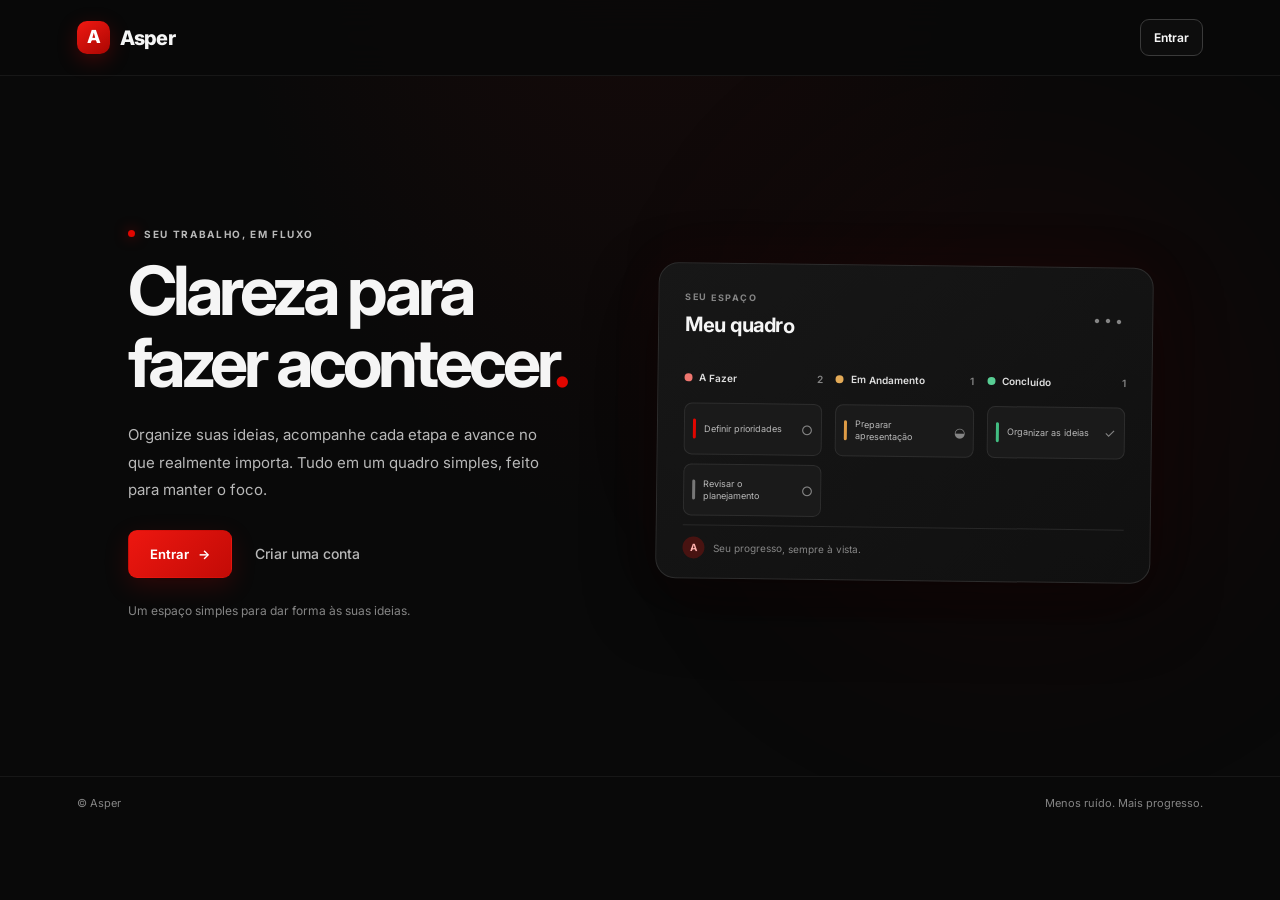
<file: index.html>
<!doctype html>
<html lang="pt-BR">
<head>
  <meta charset="utf-8">
  <meta name="viewport" content="width=device-width, initial-scale=1">
  <meta name="theme-color" content="#0a0a0a">
  <meta name="description" content="Asper: organize seu trabalho com clareza e foco.">
  <title>Asper</title>
  <link rel="preconnect" href="https://fonts.googleapis.com">
  <link rel="preconnect" href="https://fonts.gstatic.com" crossorigin>
  <link href="https://fonts.googleapis.com/css2?family=Inter:wght@400;500;600;700;800&display=swap" rel="stylesheet">
  <link rel="stylesheet" href="css/style.css">
</head>
<body data-page="home">
  <header class="site-header">
    <a class="brand" href="index.html" aria-label="Asper — página inicial"><span class="brand-mark" aria-hidden="true">A</span>Asper</a>
    <nav class="header-nav" aria-label="Navegação principal">
      <a class="button button-outline button-small" href="login.html">Entrar</a>
    </nav>
  </header>

  <main class="hero">
    <div class="hero-content">
      <p class="eyebrow"><span class="eyebrow-dot" aria-hidden="true"></span> SEU TRABALHO, EM FLUXO</p>
      <h1>Clareza para<br>fazer acontecer<span class="text-accent">.</span></h1>
      <p class="hero-copy">Organize suas ideias, acompanhe cada etapa e avance no que realmente importa. Tudo em um quadro simples, feito para manter o foco.</p>
      <div class="hero-actions">
        <a class="button button-primary" href="login.html">Entrar <span aria-hidden="true">→</span></a>
        <a class="text-link" href="login.html#criar-conta">Criar uma conta</a>
      </div>
      <p class="hero-note">Um espaço simples para dar forma às suas ideias.</p>
    </div>
    <div class="preview-card" aria-label="Prévia de um quadro Asper">
      <div class="preview-top">
        <div><p class="preview-label">SEU ESPAÇO</p><h2>Meu quadro</h2></div>
        <span class="preview-dots" aria-hidden="true">•••</span>
      </div>
      <div class="preview-columns">
        <div class="preview-column">
          <div class="preview-column-title"><span class="status-dot status-todo"></span>A Fazer <span class="preview-count">2</span></div>
          <div class="preview-task"><span class="task-indicator indicator-red"></span><span>Definir prioridades</span><span class="task-check" aria-hidden="true">○</span></div>
          <div class="preview-task"><span class="task-indicator indicator-gray"></span><span>Revisar o planejamento</span><span class="task-check" aria-hidden="true">○</span></div>
        </div>
        <div class="preview-column">
          <div class="preview-column-title"><span class="status-dot status-progress"></span>Em Andamento <span class="preview-count">1</span></div>
          <div class="preview-task"><span class="task-indicator indicator-orange"></span><span>Preparar apresentação</span><span class="task-check" aria-hidden="true">◒</span></div>
        </div>
        <div class="preview-column">
          <div class="preview-column-title"><span class="status-dot status-done"></span>Concluído <span class="preview-count">1</span></div>
          <div class="preview-task"><span class="task-indicator indicator-green"></span><span>Organizar as ideias</span><span class="task-check" aria-hidden="true">✓</span></div>
        </div>
      </div>
      <div class="preview-footer"><span class="preview-avatar">A</span><span>Seu progresso, sempre à vista.</span></div>
    </div>
    <div class="hero-glow" aria-hidden="true"></div>
  </main>
  <footer class="site-footer"><span>© Asper</span><span>Menos ruído. Mais progresso.</span></footer>
  <script src="js/auth.js" defer></script>
</body>
</html>
</file>
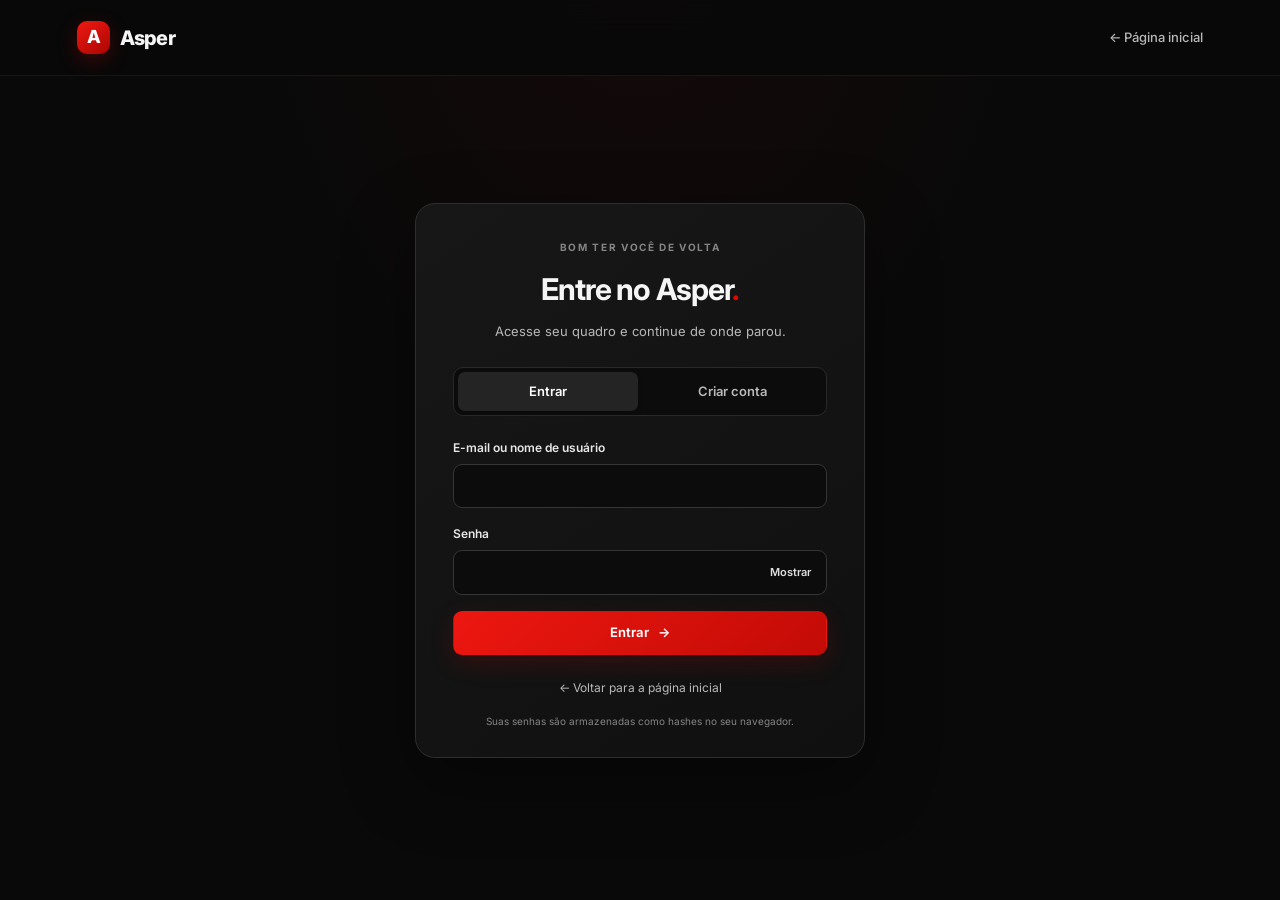
<file: kanban.html>
<!doctype html>
<html lang="pt-BR">
<head>
  <meta charset="utf-8">
  <meta name="viewport" content="width=device-width, initial-scale=1">
  <meta name="theme-color" content="#0a0a0a">
  <title>Asper — Meu quadro</title>
  <link rel="preconnect" href="https://fonts.googleapis.com">
  <link rel="preconnect" href="https://fonts.gstatic.com" crossorigin>
  <link href="https://fonts.googleapis.com/css2?family=Inter:wght@400;500;600;700;800&display=swap" rel="stylesheet">
  <link rel="stylesheet" href="css/style.css">
</head>
<body data-page="kanban">
  <header class="app-header">
    <a class="brand" href="kanban.html" aria-label="Asper — quadro Kanban">
      <span class="brand-mark" aria-hidden="true">A</span>Asper
    </a>
    <nav class="app-nav" aria-label="Navegação do quadro">
      <a class="app-home-link" href="index.html">Página inicial</a>
      <div class="user-menu">
        <button class="user-menu-trigger" id="user-menu-trigger" type="button" aria-expanded="false" aria-controls="user-menu-panel">
          <span class="avatar" id="header-avatar" aria-hidden="true">A</span>
          <span class="user-trigger-name" id="header-name">Minha conta</span>
          <span class="chevron" aria-hidden="true">⌄</span>
        </button>
        <section class="user-menu-panel" id="user-menu-panel" aria-label="Perfil do usuário" hidden>
          <p class="profile-eyebrow">SEU PERFIL</p>
          <div class="profile-summary">
            <span class="avatar avatar-large" id="profile-avatar" aria-hidden="true">A</span>
            <div>
              <strong id="profile-name">Minha conta</strong>
              <span id="profile-email"></span>
            </div>
          </div>
          <form id="profile-form" class="profile-form">
            <label for="display-name">Nome de exibição</label>
            <input id="display-name" name="displayName" type="text" maxlength="40" required>
            <button class="button button-secondary button-full button-small" type="submit">Salvar nome</button>
          </form>
          <button class="menu-logout" type="button" data-logout>Sair da conta <span aria-hidden="true">↗</span></button>
        </section>
      </div>
      <button class="button button-outline button-small logout-header" id="logout-button" type="button" data-logout>Sair</button>
    </nav>
  </header>

  <main class="board-main">
    <section class="workspace-intro">
      <div>
        <p class="eyebrow"><span class="eyebrow-dot" aria-hidden="true"></span> SEU ESPAÇO DE TRABALHO</p>
        <h1>Planeje. Acompanhe. <span class="text-accent">Conclua.</span></h1>
        <p>Um lugar simples para organizar o trabalho e manter o ritmo.</p>
      </div>
      <div class="workspace-user">
        <span class="workspace-user-label">CONECTADO COMO</span>
        <span id="current-user-email">Sua conta Asper</span>
      </div>
    </section>

    <section class="board-toolbar" aria-label="Controles do quadro">
      <div class="board-picker">
        <label class="sr-only" for="board-selector">Selecionar quadro</label>
        <select id="board-selector" class="input board-selector"></select>
        <span class="board-selector-icon" aria-hidden="true">▦</span>
      </div>
      <div class="toolbar-actions">
        <button class="button button-secondary" id="new-board-button" type="button"><span aria-hidden="true">＋</span> Novo quadro</button>
        <button class="button button-secondary" id="share-board-button" type="button"><span aria-hidden="true">↗</span> Compartilhar</button>
        <span id="role-badge" class="role-badge"></span>
        <button class="button button-primary add-task-button" id="add-task-button" type="button"><span aria-hidden="true">＋</span> Nova tarefa</button>
      </div>
    </section>

    <section class="kanban-board" aria-label="Quadro Kanban">
      <section class="board-column" data-status="todo" aria-labelledby="todo-heading">
        <header class="column-header">
          <div class="column-heading"><span class="status-dot status-todo" aria-hidden="true"></span><h2 id="todo-heading">A Fazer</h2></div>
          <span class="column-count" data-count="todo" aria-label="0 tarefas">0</span>
        </header>
        <div class="task-list" data-list="todo"></div>
      </section>
      <section class="board-column" data-status="progress" aria-labelledby="progress-heading">
        <header class="column-header">
          <div class="column-heading"><span class="status-dot status-progress" aria-hidden="true"></span><h2 id="progress-heading">Em Andamento</h2></div>
          <span class="column-count" data-count="progress" aria-label="0 tarefas">0</span>
        </header>
        <div class="task-list" data-list="progress"></div>
      </section>
      <section class="board-column" data-status="done" aria-labelledby="done-heading">
        <header class="column-header">
          <div class="column-heading"><span class="status-dot status-done" aria-hidden="true"></span><h2 id="done-heading">Concluído</h2></div>
          <span class="column-count" data-count="done" aria-label="0 tarefas">0</span>
        </header>
        <div class="task-list" data-list="done"></div>
      </section>
    </section>
  </main>

  <dialog id="task-dialog" class="modal" aria-labelledby="task-dialog-title">
    <form id="task-form" class="modal-card" novalidate>
      <div class="modal-header">
        <div>
          <p class="eyebrow">ORGANIZE SEU FLUXO</p>
          <h2 id="task-dialog-title">Nova tarefa</h2>
        </div>
        <button type="button" id="close-task-dialog" class="icon-button" aria-label="Fechar">×</button>
      </div>
      <div class="field">
        <label for="task-title">Título <span class="required-mark">*</span></label>
        <input id="task-title" name="title" type="text" maxlength="120" placeholder="O que precisa ser feito?" required>
        <small id="task-title-error" class="field-error" aria-live="polite"></small>
      </div>
      <div class="field">
        <label for="task-description">Descrição <span class="label-hint">(opcional)</span></label>
        <textarea id="task-description" name="description" rows="3" maxlength="500" placeholder="Adicione contexto ou próximos passos..."></textarea>
      </div>
      <div class="form-grid">
        <div class="field">
          <label for="task-priority">Prioridade</label>
          <select id="task-priority" name="priority">
            <option value="baixa">Baixa</option>
            <option value="media" selected>Média</option>
            <option value="alta">Alta</option>
          </select>
        </div>
        <div class="field">
          <label for="task-label">Categoria</label>
          <select id="task-label" name="label">
            <option value="feature">Feature</option>
            <option value="bug">Bug</option>
            <option value="urgente">Urgente</option>
          </select>
        </div>
        <div class="field">
          <label for="task-due">Prazo</label>
          <input id="task-due" name="dueDate" type="date">
        </div>
        <div class="field">
          <label for="task-points">Story points</label>
          <input id="task-points" name="points" type="number" min="1" max="21" value="3">
        </div>
      </div>
      <div class="field">
        <label for="task-assignee">Responsável</label>
        <select id="task-assignee" name="assignee"></select>
      </div>
      <div class="modal-actions">
        <button type="button" id="cancel-task" class="button button-outline">Cancelar</button>
        <button type="submit" class="button button-primary">Criar tarefa <span aria-hidden="true">→</span></button>
      </div>
    </form>
  </dialog>

  <dialog id="share-dialog" class="modal" aria-labelledby="share-dialog-title">
    <div class="modal-card">
      <div class="modal-header">
        <div>
          <p class="eyebrow">TRABALHE EM EQUIPE</p>
          <h2 id="share-dialog-title">Compartilhar quadro</h2>
        </div>
        <button type="button" id="close-share-dialog" class="icon-button" aria-label="Fechar">×</button>
      </div>
      <form id="invite-form" class="invite-form">
        <div class="field invite-email-field">
          <label for="invite-email">E-mail do usuário</label>
          <input id="invite-email" type="email" placeholder="nome@exemplo.com" required>
        </div>
        <div class="field invite-role-field">
          <label for="invite-role">Acesso</label>
          <select id="invite-role">
            <option value="EDITOR">Editor</option>
            <option value="VIEWER">Leitor</option>
          </select>
        </div>
        <button type="submit" class="button button-primary invite-button">Convidar</button>
      </form>
      <h3 class="members-heading">Pessoas com acesso</h3>
      <div id="members-list" class="members-list"></div>
    </div>
  </dialog>

  <button id="toggle-ai-chat" class="button button-primary ai-chat-toggle" type="button" aria-expanded="false" aria-controls="ai-chat-drawer">
    🤖 Perguntar à IA
  </button>
  <aside id="ai-chat-drawer" class="ai-chat-drawer" aria-label="Jasper" hidden>
    <header class="ai-chat-header">
      <h2>Jasper</h2>
      <button id="close-ai-chat" class="button button-ghost ai-chat-close" type="button" aria-label="Fechar chat">×</button>
    </header>
    <div id="ai-chat-messages" class="ai-chat-messages" role="log" aria-live="polite" aria-relevant="additions">
      <div class="ai-chat-message ai-chat-message-assistant">Olá! Sou Jasper. Posso buscar e filtrar cards por status, prioridade, responsável, prazo ou palavra-chave; resumir o quadro; criar “Crie uma tarefa chamada Revisar login” ou várias com “Crie 5 cards para app-delivery”.</div>
    </div>
    <form id="ai-chat-form" class="ai-chat-form">
      <label class="sr-only" for="ai-chat-input">Pergunte ao seu projeto</label>
      <input id="ai-chat-input" type="text" placeholder="Pergunte ao seu projeto..." autocomplete="off" maxlength="300" required>
      <button type="submit" class="button button-primary">Enviar</button>
    </form>
  </aside>

  <div id="toast-region" class="toast-region" role="status" aria-live="polite" aria-atomic="true"></div>
  <script src="js/auth.js" defer></script>
  <script src="js/kanban.js" defer></script>
  <script src="js/kanban-ai.js" defer></script>
</body>
</html>
</file>
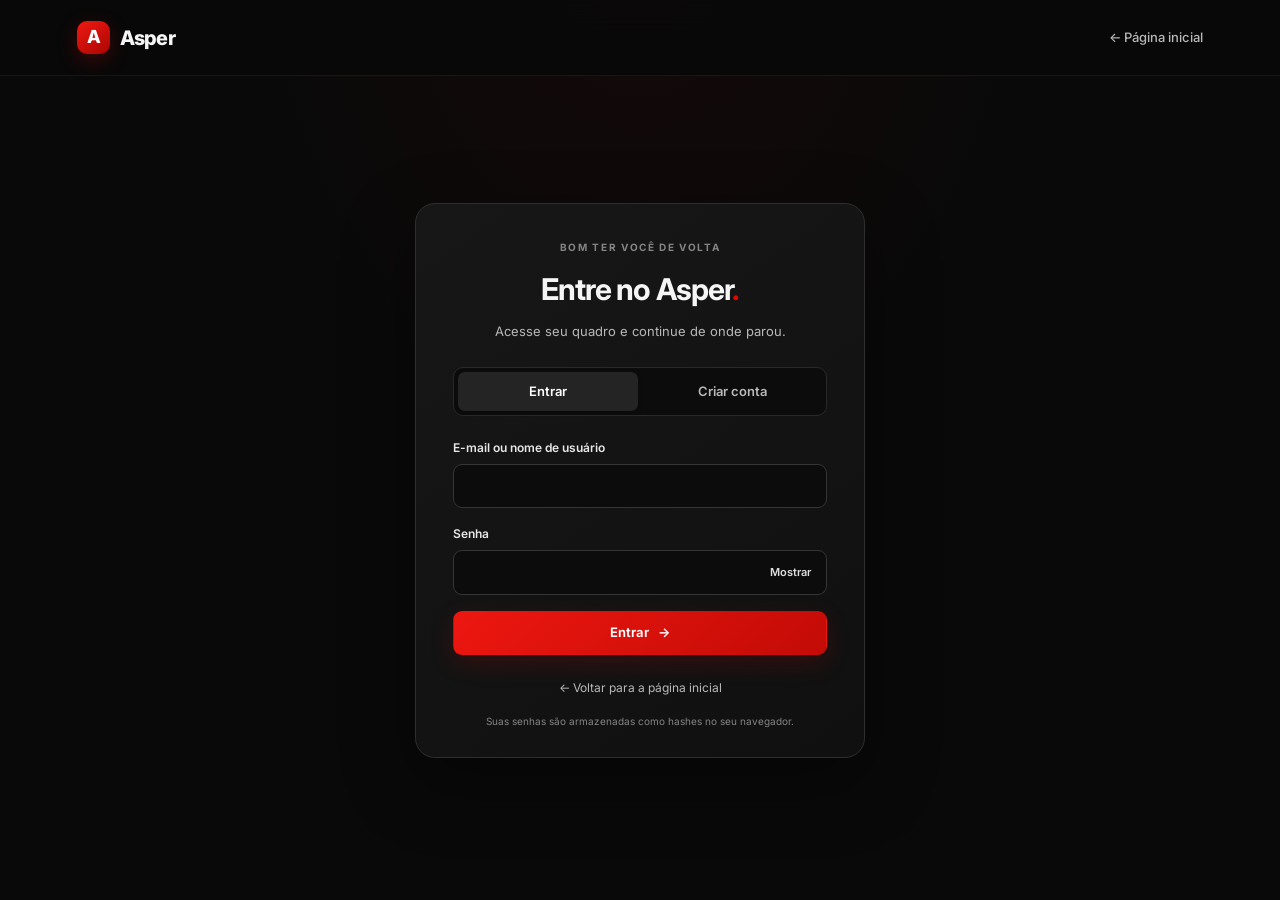
<file: login.html>
<!doctype html>
<html lang="pt-BR">
<head>
  <meta charset="utf-8">
  <meta name="viewport" content="width=device-width, initial-scale=1">
  <meta name="theme-color" content="#0a0a0a">
  <title>Asper — Entrar</title>
  <link rel="preconnect" href="https://fonts.googleapis.com">
  <link rel="preconnect" href="https://fonts.gstatic.com" crossorigin>
  <link href="https://fonts.googleapis.com/css2?family=Inter:wght@400;500;600;700;800&display=swap" rel="stylesheet">
  <link rel="stylesheet" href="css/style.css">
</head>
<body data-page="login">
  <header class="site-header">
    <a class="brand" href="index.html" aria-label="Asper — página inicial"><span class="brand-mark" aria-hidden="true">A</span>Asper</a>
    <a class="text-link header-back" href="index.html">← Página inicial</a>
  </header>
  <main class="auth-main">
    <section class="auth-card" aria-labelledby="auth-title">
      <div class="auth-heading">
        <p class="eyebrow">BOM TER VOCÊ DE VOLTA</p>
        <h1 id="auth-title"><span id="auth-title-text">Entre no Asper</span><span class="text-accent">.</span></h1>
        <p id="auth-description">Acesse seu quadro e continue de onde parou.</p>
      </div>
      <div class="auth-tabs" role="tablist" aria-label="Acesso à conta">
        <button class="auth-tab is-active" id="login-tab" type="button" role="tab" aria-selected="true" aria-controls="login-panel">Entrar</button>
        <button class="auth-tab" id="register-tab" type="button" role="tab" aria-selected="false" aria-controls="register-panel">Criar conta</button>
      </div>
      <p class="form-message" id="auth-message" role="status" aria-live="polite"></p>
      <section id="login-panel" role="tabpanel" aria-labelledby="login-tab">
        <form id="login-form" novalidate>
          <div class="field">
            <label for="login-identity">E-mail ou nome de usuário</label>
            <input id="login-identity" name="identity" type="text" autocomplete="username" required aria-describedby="login-identity-error">
            <p class="field-error" id="login-identity-error" aria-live="polite"></p>
          </div>
          <div class="field">
            <label for="login-password">Senha</label>
            <div class="password-wrap">
              <input id="login-password" name="password" type="password" autocomplete="current-password" required aria-describedby="login-password-error">
              <button class="password-toggle" type="button" aria-label="Mostrar senha" aria-pressed="false" data-password-toggle="login-password">Mostrar</button>
            </div>
            <p class="field-error" id="login-password-error" aria-live="polite"></p>
          </div>
          <button class="button button-primary button-full" type="submit">Entrar <span aria-hidden="true">→</span></button>
        </form>
      </section>
      <section id="register-panel" role="tabpanel" aria-labelledby="register-tab" hidden>
        <form id="register-form" novalidate>
          <div class="field">
            <label for="register-name">Nome de usuário</label>
            <input id="register-name" name="name" type="text" autocomplete="nickname" minlength="2" maxlength="40" required aria-describedby="register-name-error">
            <p class="field-error" id="register-name-error" aria-live="polite"></p>
          </div>
          <div class="field">
            <label for="register-email">E-mail</label>
            <input id="register-email" name="email" type="email" autocomplete="email" maxlength="254" required aria-describedby="register-email-error">
            <p class="field-error" id="register-email-error" aria-live="polite"></p>
          </div>
          <div class="field">
            <label for="register-password">Senha <span class="label-hint">(mínimo de 8 caracteres)</span></label>
            <div class="password-wrap">
              <input id="register-password" name="password" type="password" autocomplete="new-password" minlength="8" required aria-describedby="register-password-error">
              <button class="password-toggle" type="button" aria-label="Mostrar senha" aria-pressed="false" data-password-toggle="register-password">Mostrar</button>
            </div>
            <p class="field-error" id="register-password-error" aria-live="polite"></p>
          </div>
          <button class="button button-primary button-full" type="submit">Criar minha conta <span aria-hidden="true">→</span></button>
        </form>
      </section>
      <a class="back-link" href="index.html">← Voltar para a página inicial</a>
      <p class="auth-security">Suas senhas são armazenadas como hashes no seu navegador.</p>
    </section>
  </main>
  <script src="js/auth.js" defer></script>
</body>
</html>
</file>
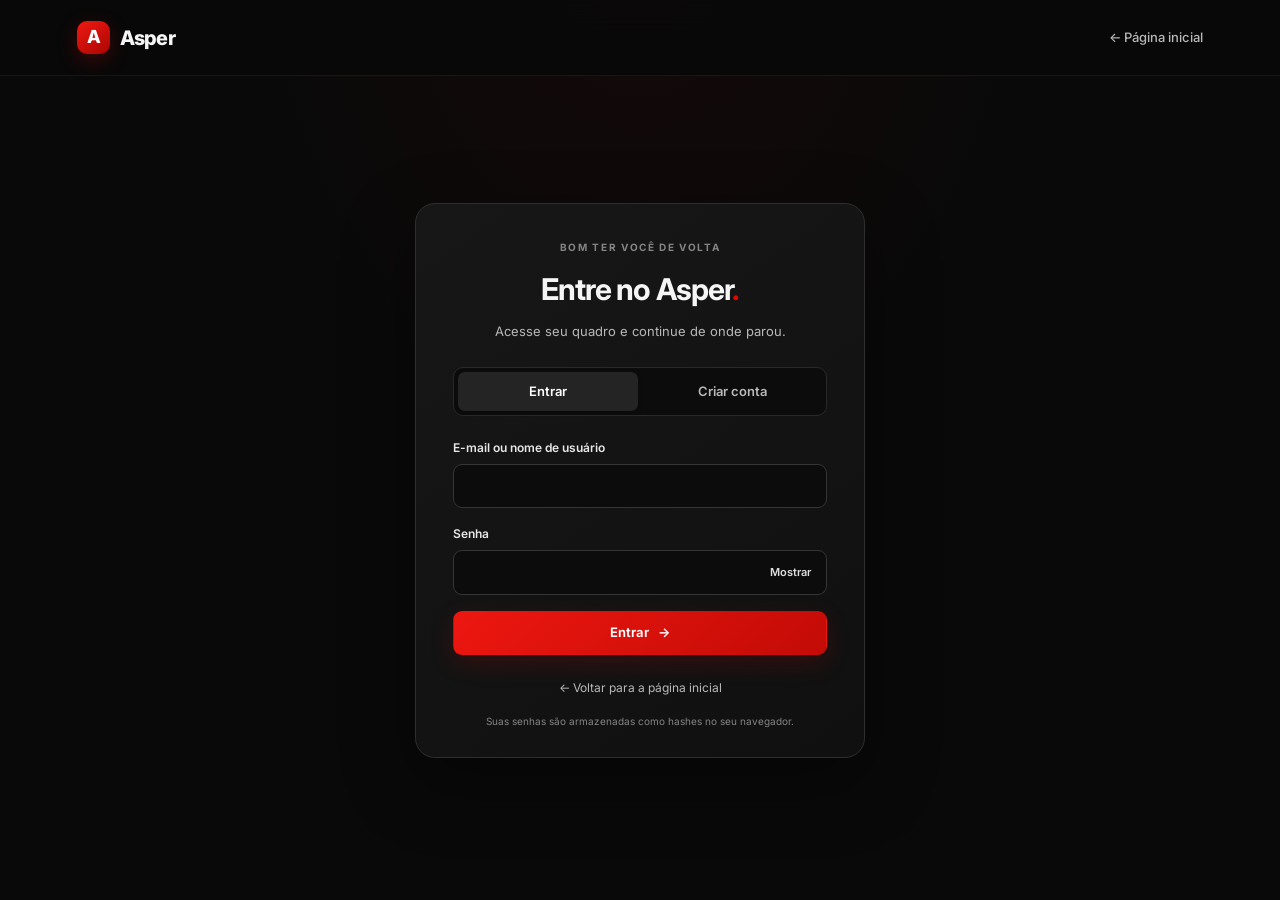
<file: task.html>
<!doctype html>
<html lang="pt-BR">
<head>
  <meta charset="utf-8">
  <meta name="viewport" content="width=device-width, initial-scale=1">
  <meta name="theme-color" content="#0a0a0a">
  <title>Asper — Detalhes da tarefa</title>
  <link rel="preconnect" href="https://fonts.googleapis.com">
  <link rel="preconnect" href="https://fonts.gstatic.com" crossorigin>
  <link href="https://fonts.googleapis.com/css2?family=Inter:wght@400;500;600;700;800&display=swap" rel="stylesheet">
  <link rel="stylesheet" href="css/style.css">
</head>
<body data-page="task-detail">
  <header class="app-header">
    <a class="brand" href="kanban.html" aria-label="Asper — voltar ao quadro">
      <span class="brand-mark" aria-hidden="true">A</span>Asper
    </a>
    <a class="button button-outline button-small" href="kanban.html"><span aria-hidden="true">←</span> Voltar ao quadro</a>
  </header>

  <main class="task-detail-main">
    <article class="task-editor">
      <header class="task-editor-header">
        <div>
          <p class="eyebrow"><span class="eyebrow-dot" aria-hidden="true"></span> DETALHES DA TAREFA</p>
          <p class="task-board-name" id="board-name-display">QUADRO</p>
        </div>
        <span class="task-editor-icon" aria-hidden="true">✦</span>
      </header>

      <div class="field task-title-field">
        <label class="sr-only" for="edit-title">Título da tarefa</label>
        <input id="edit-title" class="input task-title-input" aria-label="Título da tarefa">
      </div>
      <div class="field">
        <label for="edit-desc">Descrição</label>
        <textarea id="edit-desc" class="input" rows="3" placeholder="Descreva a tarefa e adicione contexto..."></textarea>
      </div>

      <section class="task-section" aria-labelledby="task-properties-title">
        <div class="section-heading">
          <div><p class="eyebrow">ORGANIZAÇÃO</p><h2 id="task-properties-title">Propriedades</h2></div>
        </div>
        <div class="form-grid task-properties">
          <div class="field">
            <label for="edit-status">Status</label>
            <select id="edit-status">
              <option value="todo">A Fazer</option>
              <option value="progress">Em Andamento</option>
              <option value="done">Concluído</option>
            </select>
          </div>
          <div class="field">
            <label for="edit-assignee">Responsável</label>
            <select id="edit-assignee"></select>
          </div>
          <div class="field">
            <label for="edit-priority">Prioridade</label>
            <select id="edit-priority">
              <option value="baixa">Baixa</option>
              <option value="media">Média</option>
              <option value="alta">Alta</option>
            </select>
          </div>
          <div class="field">
            <label for="edit-label">Categoria</label>
            <select id="edit-label">
              <option value="feature">Feature</option>
              <option value="bug">Bug</option>
              <option value="urgente">Urgente</option>
            </select>
          </div>
          <div class="field">
            <label for="edit-due">Prazo</label>
            <input id="edit-due" type="date">
          </div>
          <div class="field">
            <label for="edit-points">Story points</label>
            <input id="edit-points" type="number" min="1" max="21">
          </div>
        </div>
        <div class="field">
          <label for="edit-criteria">Critérios de aceite</label>
          <textarea id="edit-criteria" rows="3" placeholder="Como saberemos que esta tarefa está concluída?"></textarea>
        </div>
        <div class="task-save-row">
          <span class="save-hint">As alterações são salvas neste navegador.</span>
          <button id="save-task-btn" class="button button-primary" type="button">Salvar alterações <span aria-hidden="true">→</span></button>
        </div>
      </section>

      <section class="task-section" aria-labelledby="checklist-title">
        <div class="section-heading section-heading-inline">
          <div><p class="eyebrow">ACOMPANHAMENTO</p><h2 id="checklist-title">Checklist</h2></div>
          <span class="progress-pill" id="checklist-progress">0%</span>
        </div>
        <div id="checklist-items" class="checklist-items"></div>
        <form id="checklist-form" class="inline-entry">
          <label class="sr-only" for="new-subtask">Nova subtarefa</label>
          <input id="new-subtask" type="text" placeholder="Adicionar um item à lista..." required>
          <button type="submit" class="button button-secondary">Adicionar</button>
        </form>
      </section>

      <section class="task-section comments-section" aria-labelledby="comments-title">
        <div class="section-heading">
          <div><p class="eyebrow">CONVERSA</p><h2 id="comments-title">Comentários</h2></div>
        </div>
        <div id="comments-list" class="comments-list"></div>
        <form id="comment-form" class="inline-entry">
          <label class="sr-only" for="new-comment">Escreva um comentário</label>
          <input id="new-comment" type="text" placeholder="Compartilhe uma atualização..." required>
          <button type="submit" class="button button-primary">Comentar <span aria-hidden="true">→</span></button>
        </form>
      </section>
    </article>
  </main>

  <script src="js/auth.js" defer></script>
  <script src="js/task-detail.js" defer></script>
</body>
</html>
</file>
<file: css/style.css>
:root {
  color-scheme: dark;
  --color-bg: #090909;
  --color-surface: #111111;
  --color-surface-raised: #171717;
  --color-surface-soft: #0e0e0e;
  --color-border: #292929;
  --color-border-strong: #3a3a3a;
  --color-accent: #e10600;
  --color-accent-hover: #fa211a;
  --color-accent-dark: #b30000;
  --color-text: #f5f5f5;
  --color-muted: #b8b8b8;
  --color-subtle: #858585;
  --color-success: #65d6a0;
  --color-danger: #ff7771;
  --font-sans: "Inter", "Segoe UI", Arial, sans-serif;
  --radius-sm: 9px;
  --radius-md: 14px;
  --radius-lg: 20px;
  --shadow-card: 0 24px 70px rgb(0 0 0 / 40%);
  --focus-ring: 0 0 0 3px rgb(225 6 0 / 32%);
}

* { box-sizing: border-box; }
html { min-width: 320px; min-height: 100%; background: var(--color-bg); scroll-behavior: smooth; }
body {
  min-width: 320px;
  min-height: 100vh;
  margin: 0;
  background:
    radial-gradient(ellipse at 50% -28%, rgb(91 12 10 / 19%), transparent 48%),
    var(--color-bg);
  color: var(--color-text);
  font-family: var(--font-sans);
  font-size: 14px;
  line-height: 1.6;
  -webkit-font-smoothing: antialiased;
}
button, input, select, textarea { font: inherit; }
button, a { -webkit-tap-highlight-color: transparent; }
a { color: inherit; text-decoration: none; }
button { color: inherit; }
button:focus-visible, a:focus-visible, input:focus-visible, select:focus-visible, textarea:focus-visible {
  outline: 2px solid var(--color-accent-hover);
  outline-offset: 3px;
}
[hidden] { display: none !important; }
.sr-only {
  position: absolute;
  width: 1px;
  height: 1px;
  overflow: hidden;
  clip: rect(0, 0, 0, 0);
  white-space: nowrap;
  clip-path: inset(50%);
}

/* Shared navigation and controls */
.site-header, .app-header {
  position: relative;
  z-index: 5;
  display: flex;
  min-height: 76px;
  align-items: center;
  justify-content: space-between;
  padding: 0 clamp(22px, 6vw, 88px);
  border-bottom: 1px solid rgb(255 255 255 / 6%);
  background: rgb(9 9 9 / 84%);
  backdrop-filter: blur(18px);
}
.brand { display: inline-flex; align-items: center; gap: 10px; font-size: 20px; font-weight: 800; letter-spacing: -.8px; }
.brand-mark {
  display: grid;
  width: 33px;
  height: 33px;
  place-items: center;
  border-radius: 10px;
  background: linear-gradient(145deg, #f01912, #aa0602);
  box-shadow: 0 6px 20px rgb(225 6 0 / 25%);
  color: #fff;
  font-size: 18px;
  font-weight: 800;
}
.header-nav, .app-nav { display: flex; align-items: center; gap: 19px; }
.text-link { color: var(--color-muted); font-weight: 500; transition: color .18s ease; }
.text-link:hover, .app-home-link:hover, .back-link:hover { color: #fff; }
.header-back { font-size: 13px; }
.button {
  display: inline-flex;
  min-height: 44px;
  align-items: center;
  justify-content: center;
  gap: 9px;
  padding: 0 17px;
  border: 1px solid transparent;
  border-radius: var(--radius-sm);
  cursor: pointer;
  font-size: 13px;
  font-weight: 650;
  text-align: center;
  transition: background .18s ease, border-color .18s ease, color .18s ease, transform .18s ease, box-shadow .18s ease;
}
.button:hover { transform: translateY(-1px); }
.button:active { transform: translateY(0); }
.button-primary { background: linear-gradient(135deg, #ed1710, #c30b06); color: #fff; box-shadow: 0 8px 24px rgb(225 6 0 / 17%); }
.button-primary:hover { background: linear-gradient(135deg, #fb2b23, #db0d07); box-shadow: 0 10px 28px rgb(225 6 0 / 27%); }
.button-outline { border-color: var(--color-border-strong); background: rgb(255 255 255 / 2%); color: var(--color-text); }
.button-outline:hover { border-color: var(--color-accent); background: rgb(225 6 0 / 8%); }
.button-secondary, .button-ghost {
  border-color: var(--color-border);
  background: #141414;
  color: #e4e4e4;
}
.button-secondary:hover, .button-ghost:hover { border-color: #555; background: #1b1b1b; }
.button-small { min-height: 37px; padding: 0 13px; font-size: 12px; }
.button-full { width: 100%; }
.button-ghost { min-height: 38px; padding: 0 14px; border-radius: 8px; font-size: 12px; }

/* Home page */
.hero {
  position: relative;
  display: grid;
  min-height: min(700px, calc(100vh - 126px));
  grid-template-columns: minmax(0, .94fr) minmax(440px, 1.06fr);
  align-items: center;
  gap: clamp(42px, 7vw, 108px);
  overflow: hidden;
  padding: 66px clamp(22px, 10vw, 150px) 72px;
}
.hero-content { position: relative; z-index: 2; max-width: 540px; }
.eyebrow {
  margin: 0 0 12px;
  color: var(--color-subtle);
  font-size: 10px;
  font-weight: 700;
  letter-spacing: 1.65px;
}
.hero .eyebrow, .workspace-intro .eyebrow, .task-editor-header .eyebrow { display: flex; align-items: center; gap: 9px; color: var(--color-muted); }
.eyebrow-dot { width: 7px; height: 7px; flex: 0 0 auto; border-radius: 50%; background: var(--color-accent); box-shadow: 0 0 13px rgb(225 6 0 / 58%); }
.hero h1 { margin: 0; font-size: clamp(48px, 5.3vw, 74px); font-weight: 700; letter-spacing: -4px; line-height: 1.07; }
.text-accent { color: var(--color-accent); }
.hero-copy { max-width: 455px; margin: 22px 0 26px; color: var(--color-muted); font-size: 15px; line-height: 1.85; }
.hero-actions { display: flex; align-items: center; gap: 23px; }
.hero-actions .button { min-height: 48px; padding-inline: 21px; }
.hero-note { margin: 23px 0 0; color: var(--color-subtle); font-size: 12px; }
.preview-card {
  position: relative;
  z-index: 2;
  max-width: 690px;
  padding: 27px 26px 19px;
  border: 1px solid #2d2d2d;
  border-radius: var(--radius-lg);
  background: linear-gradient(145deg, #171717, #101010);
  box-shadow: var(--shadow-card), 0 0 60px rgb(225 6 0 / 5%);
  transform: rotate(.7deg);
}
.preview-top, .preview-column-title, .preview-footer { display: flex; align-items: center; }
.preview-top { justify-content: space-between; margin-bottom: 23px; }
.preview-label { margin: 0 0 4px; color: var(--color-subtle); font-size: 9px; font-weight: 700; letter-spacing: 1.5px; }
.preview-top h2 { margin: 0; font-size: 20px; letter-spacing: -.5px; }
.preview-dots { color: var(--color-subtle); letter-spacing: 3px; }
.preview-columns { display: grid; grid-template-columns: repeat(3, 1fr); gap: 13px; }
.preview-column { min-width: 0; }
.preview-column-title { min-height: 28px; gap: 7px; margin-bottom: 11px; color: #dedede; font-size: 10px; font-weight: 600; white-space: nowrap; }
.status-dot { display: inline-block; width: 8px; height: 8px; flex: 0 0 auto; border-radius: 50%; }
.status-todo { background: #ee766f; }
.status-progress { background: #e3aa57; }
.status-done { background: #58ce94; }
.preview-count { margin-left: auto; color: var(--color-subtle); }
.preview-task { display: flex; min-height: 52px; align-items: center; gap: 8px; margin-bottom: 9px; padding: 9px 8px; border: 1px solid #2d2d2d; border-radius: 8px; background: #1a1a1a; color: var(--color-muted); font-size: 9px; line-height: 1.4; }
.task-indicator { width: 3px; height: 20px; flex: 0 0 auto; border-radius: 2px; }
.indicator-red { background: var(--color-accent); }
.indicator-gray { background: #777; }
.indicator-orange { background: #de9b45; }
.indicator-green { background: #42bd82; }
.task-check { margin-left: auto; color: var(--color-subtle); font-size: 13px; }
.preview-footer { gap: 9px; padding-top: 11px; border-top: 1px solid #282828; color: var(--color-subtle); font-size: 10px; }
.preview-avatar { display: grid; width: 22px; height: 22px; place-items: center; border-radius: 50%; background: #481311; color: #ffb1ad; font-size: 10px; font-weight: 700; }
.hero-glow { position: absolute; top: 16%; right: 4%; width: 430px; height: 430px; border-radius: 50%; background: rgb(142 0 0 / 10%); filter: blur(115px); }
.site-footer { display: flex; justify-content: space-between; padding: 18px clamp(22px, 6vw, 88px); border-top: 1px solid rgb(255 255 255 / 6%); color: var(--color-subtle); font-size: 11px; }

/* Sign in and registration */
.auth-main { display: grid; min-height: calc(100vh - 77px); place-items: center; padding: 42px 18px 56px; }
.auth-card {
  width: min(100%, 450px);
  padding: 35px 37px 28px;
  border: 1px solid #2e2e2e;
  border-radius: var(--radius-lg);
  background: linear-gradient(145deg, #171717, #101010);
  box-shadow: var(--shadow-card);
}
.auth-heading { margin-bottom: 25px; text-align: center; }
.auth-heading .eyebrow { margin-bottom: 10px; }
.auth-heading h1 { margin: 0; font-size: 30px; letter-spacing: -1.2px; }
.auth-heading > p:last-child { margin: 8px 0 0; color: var(--color-muted); font-size: 13px; }
.auth-tabs { display: grid; grid-template-columns: 1fr 1fr; gap: 4px; margin-bottom: 22px; padding: 4px; border: 1px solid #292929; border-radius: 10px; background: #0c0c0c; }
.auth-tab { min-height: 39px; border: 0; border-radius: 7px; background: transparent; color: var(--color-muted); cursor: pointer; font-size: 13px; font-weight: 600; }
.auth-tab.is-active { background: #242424; color: #fff; box-shadow: 0 1px 5px rgb(0 0 0 / 30%); }
.field { min-width: 0; margin-bottom: 16px; }
.field label, .profile-form label { display: block; margin-bottom: 7px; color: #e7e7e7; font-size: 12px; font-weight: 600; }
.label-hint { color: var(--color-subtle); font-weight: 400; }
.required-mark { color: #ff827c; }
.field input, .field textarea, .field select, .profile-form input, .input, .invite-form input, .invite-form select, .inline-entry input {
  display: block;
  width: 100%;
  min-height: 44px;
  padding: 10px 12px;
  border: 1px solid #353535;
  border-radius: var(--radius-sm);
  background: #0c0c0c;
  color: var(--color-text);
  transition: border-color .18s ease, box-shadow .18s ease, background .18s ease;
}
.field textarea { min-height: 100px; resize: vertical; }
.field input::placeholder, .field textarea::placeholder, .inline-entry input::placeholder { color: #707070; }
.field input:focus, .field textarea:focus, .field select:focus, .profile-form input:focus, .input:focus, .invite-form input:focus, .invite-form select:focus, .inline-entry input:focus {
  border-color: var(--color-accent);
  outline: 0;
  background: #101010;
  box-shadow: var(--focus-ring);
}
.field input[aria-invalid="true"], .field textarea[aria-invalid="true"], .field select[aria-invalid="true"] { border-color: var(--color-danger); }
.password-wrap { position: relative; }
.password-wrap input { padding-right: 86px; }
.password-toggle { position: absolute; top: 50%; right: 12px; padding: 4px; transform: translateY(-50%); border: 0; background: transparent; color: #dedede; cursor: pointer; font-size: 11px; font-weight: 600; }
.password-toggle:hover { color: #fff; }
.field-error { min-height: 0; margin: 5px 0 0; color: var(--color-danger); font-size: 11px; }
.field-error:empty { display: none; }
.form-message { margin: 0 0 12px; color: var(--color-danger); font-size: 12px; text-align: center; }
.form-message:empty { display: none; }
.form-message.is-success { color: var(--color-success); }
.back-link { display: block; margin-top: 23px; color: var(--color-muted); font-size: 12px; text-align: center; }
.auth-security { margin: 16px 0 0; color: var(--color-subtle); font-size: 10px; text-align: center; }

/* Application header and user menu */
.app-header { min-height: 70px; padding-right: clamp(18px, 5vw, 68px); padding-left: clamp(18px, 5vw, 68px); }
.app-nav { gap: 17px; }
.app-home-link { color: var(--color-muted); font-size: 12px; transition: color .18s ease; }
.user-menu { position: relative; }
.user-menu-trigger { display: flex; min-height: 42px; align-items: center; gap: 9px; padding: 4px 8px 4px 5px; border: 1px solid transparent; border-radius: 10px; background: transparent; cursor: pointer; }
.user-menu-trigger:hover, .user-menu-trigger[aria-expanded="true"] { border-color: var(--color-border); background: #151515; }
.avatar { display: grid; width: 31px; height: 31px; flex: 0 0 auto; place-items: center; border: 1px solid rgb(225 6 0 / 35%); border-radius: 50%; background: #35110f; color: #ffb0ac; font-size: 12px; font-weight: 700; text-transform: uppercase; }
.user-trigger-name { max-width: 140px; overflow: hidden; font-size: 12px; font-weight: 600; text-overflow: ellipsis; white-space: nowrap; }
.chevron { color: var(--color-subtle); font-size: 16px; }
.user-menu-panel { position: absolute; top: calc(100% + 10px); right: 0; z-index: 10; width: min(310px, calc(100vw - 32px)); padding: 18px; border: 1px solid var(--color-border); border-radius: 14px; background: #171717; box-shadow: var(--shadow-card); }
.profile-eyebrow { margin: 0 0 13px; color: var(--color-subtle); font-size: 9px; font-weight: 700; letter-spacing: 1.4px; }
.profile-summary { display: flex; align-items: center; gap: 11px; padding-bottom: 16px; border-bottom: 1px solid #2d2d2d; }
.avatar-large { width: 40px; height: 40px; font-size: 15px; }
.profile-summary strong, .profile-summary span:not(.avatar) { display: block; }
.profile-summary strong { max-width: 215px; overflow: hidden; font-size: 13px; text-overflow: ellipsis; white-space: nowrap; }
.profile-summary div span { margin-top: 3px; color: var(--color-muted); font-size: 11px; overflow-wrap: anywhere; }
.profile-form { padding-top: 14px; }
.profile-form label { font-size: 11px; }
.profile-form input { min-height: 40px; margin-bottom: 9px; font-size: 12px; }
.menu-logout { display: flex; width: 100%; align-items: center; justify-content: space-between; margin-top: 13px; padding: 10px 0 0; border: 0; border-top: 1px solid #2d2d2d; background: transparent; color: #ff918c; cursor: pointer; font-size: 12px; font-weight: 600; text-align: left; }

/* Kanban workspace */
.board-main { width: min(1440px, 100%); margin: 0 auto; padding: 49px clamp(20px, 5vw, 68px) 72px; }
.workspace-intro { display: flex; align-items: flex-end; justify-content: space-between; gap: 28px; margin-bottom: 34px; }
.workspace-intro .eyebrow { margin-bottom: 10px; }
.workspace-intro h1 { margin: 0; font-size: clamp(29px, 3.6vw, 42px); font-weight: 700; letter-spacing: -1.9px; line-height: 1.2; }
.workspace-intro > div:first-child > p:last-child { margin: 9px 0 0; color: var(--color-muted); font-size: 13px; }
.workspace-user { display: grid; gap: 3px; padding: 10px 14px; border: 1px solid #272727; border-radius: 10px; background: rgb(255 255 255 / 2%); text-align: right; }
.workspace-user-label { color: var(--color-subtle); font-size: 9px; font-weight: 700; letter-spacing: 1.15px; }
#current-user-email { max-width: 280px; overflow: hidden; color: #e3e3e3; font-size: 11px; text-overflow: ellipsis; white-space: nowrap; }
.board-toolbar { display: flex; align-items: center; justify-content: space-between; gap: 16px; margin-bottom: 20px; padding: 13px; border: 1px solid #292929; border-radius: 13px; background: linear-gradient(115deg, #151515, #101010); }
.board-picker { position: relative; width: min(290px, 100%); }
.board-selector { min-height: 42px; padding: 9px 38px 9px 38px; appearance: none; font-size: 12px; font-weight: 600; }
.board-selector-icon { position: absolute; top: 50%; left: 13px; transform: translateY(-50%); color: #ff7771; font-size: 15px; pointer-events: none; }
.toolbar-actions { display: flex; flex-wrap: wrap; align-items: center; justify-content: flex-end; gap: 8px; }
.toolbar-actions .button { min-height: 40px; padding-inline: 13px; font-size: 12px; }
.toolbar-actions .add-task-button { min-height: 42px; padding-inline: 16px; }
.role-badge { display: inline-flex; min-height: 28px; align-items: center; padding: 0 10px; border: 1px solid rgb(225 6 0 / 28%); border-radius: 999px; background: rgb(225 6 0 / 9%); color: #ffaaa6; font-size: 10px; font-weight: 600; white-space: nowrap; }
.kanban-board, .board-grid, .board {
  display: grid;
  grid-template-columns: repeat(3, minmax(0, 1fr));
  align-items: start;
  gap: 16px;
}
.board-column {
  min-width: 0;
  min-height: 340px;
  padding: 17px;
  border: 1px solid #292929;
  border-radius: var(--radius-md);
  background: linear-gradient(155deg, #141414, #0f0f0f);
  transition: border-color .2s ease, background .2s ease, box-shadow .2s ease;
}
.board-column.is-drag-over { border-color: var(--color-accent); background: #1a1111; box-shadow: inset 0 0 0 1px rgb(225 6 0 / 20%); }
.column-header { display: flex; align-items: center; justify-content: space-between; gap: 12px; margin-bottom: 15px; padding-bottom: 13px; border-bottom: 1px solid #292929; }
.column-heading { display: flex; min-width: 0; align-items: center; gap: 9px; }
.column-heading h2, .column-header h2 { margin: 0; font-size: 13px; font-weight: 650; }
.column-count { display: grid; min-width: 25px; height: 24px; place-items: center; padding: 0 7px; border: 1px solid #373737; border-radius: 7px; background: #181818; color: #d3d3d3; font-size: 11px; }
.task-list { min-height: 270px; }
.task-card { margin-bottom: 11px; padding: 14px; border: 1px solid #303030; border-radius: 11px; background: linear-gradient(145deg, #1a1a1a, #151515); box-shadow: 0 5px 16px rgb(0 0 0 / 15%); cursor: pointer; transition: transform .18s ease, border-color .18s ease, opacity .18s ease, box-shadow .18s ease; }
.task-card:focus-visible { outline: 2px solid var(--color-accent-hover); outline-offset: 3px; }
.task-card:hover { transform: translateY(-2px); border-color: #484848; box-shadow: 0 10px 24px rgb(0 0 0 / 23%); }
.task-card.is-dragging { opacity: .46; transform: rotate(1deg); }
.task-card h3 { margin: 0; overflow-wrap: anywhere; font-size: 13px; font-weight: 650; line-height: 1.5; }
.task-card h3 a { color: #f1f1f1; }
.task-card h3 a:hover { color: #ff9a95; }
.task-card p { margin: 8px 0 0; color: var(--color-muted); font-size: 11px; line-height: 1.6; overflow-wrap: anywhere; white-space: pre-wrap; }
.task-card .badge {
  display: inline-flex;
  min-height: 21px;
  align-items: center;
  margin: 0 4px 5px 0;
  padding: 2px 7px;
  border: 1px solid #3a3a3a;
  border-radius: 999px;
  background: #232323;
  color: #d1d1d1;
  font-size: 9px;
  font-weight: 650;
  letter-spacing: .25px;
}
.badge-alta, .badge-urgente { border-color: rgb(225 6 0 / 38%) !important; background: rgb(225 6 0 / 12%) !important; color: #ff918c !important; }
.badge-media, .badge-bug { border-color: rgb(226 169 79 / 28%) !important; background: rgb(226 169 79 / 9%) !important; color: #edc17e !important; }
.badge-baixa, .badge-feature { border-color: rgb(89 165 130 / 28%) !important; background: rgb(89 165 130 / 9%) !important; color: #9bd6b8 !important; }
.badge-sp { border-color: #363636 !important; background: #222 !important; color: #c7c7c7 !important; }
.card-meta { display: flex; flex-wrap: wrap; justify-content: space-between; gap: 7px; margin-top: 12px; padding-top: 10px; border-top: 1px solid #2a2a2a; color: #aaa; font-size: 10px; }
.task-card-footer { display: flex; align-items: center; justify-content: space-between; gap: 8px; margin-top: 12px; padding-top: 10px; border-top: 1px solid #2a2a2a; }
.task-card-footer select { min-width: 0; max-width: 180px; min-height: 32px; padding: 5px 25px 5px 8px; border: 1px solid #383838; border-radius: 7px; background: #101010; color: #e4e4e4; cursor: pointer; font-size: 10px; }
.delete-task { width: 30px; height: 30px; flex: 0 0 auto; border: 1px solid transparent; border-radius: 7px; background: transparent; color: #888; cursor: pointer; font-size: 18px; line-height: 1; }
.delete-task:hover { border-color: rgb(255 119 113 / 30%); background: rgb(255 119 113 / 8%); color: var(--color-danger); }
.empty-state { display: grid; min-height: 170px; align-content: center; justify-items: center; padding: 22px 12px; border: 1px dashed #303030; border-radius: 10px; color: var(--color-subtle); font-size: 11px; text-align: center; }
.empty-state::first-letter { color: #777; }

/* Jasper chat */
.ai-chat-toggle { position: fixed; right: 22px; bottom: 22px; z-index: 30; border-radius: 999px; box-shadow: 0 8px 26px rgb(225 6 0 / 28%); }
.ai-chat-drawer {
  position: fixed;
  right: 22px;
  bottom: 82px;
  z-index: 31;
  display: flex;
  width: min(390px, calc(100vw - 32px));
  height: min(500px, calc(100vh - 110px));
  flex-direction: column;
  overflow: hidden;
  border: 1px solid var(--color-border-strong);
  border-radius: 15px;
  background: #141414;
  box-shadow: 0 18px 60px rgb(0 0 0 / 58%);
}
.ai-chat-header { display: flex; min-height: 54px; align-items: center; justify-content: space-between; padding: 0 14px 0 17px; border-bottom: 1px solid var(--color-border); background: #191919; }
.ai-chat-header h2 { margin: 0; font-size: 13px; font-weight: 650; }
.ai-chat-close { min-height: 34px; padding: 0 10px; font-size: 19px; }
.ai-chat-messages { display: flex; flex: 1; flex-direction: column; gap: 10px; overflow-y: auto; padding: 15px; }
.ai-chat-message { max-width: 90%; padding: 10px 12px; border: 1px solid #303030; border-radius: 11px; color: #e7e7e7; font-size: 12px; line-height: 1.65; overflow-wrap: anywhere; white-space: pre-wrap; }
.ai-chat-message-assistant { align-self: flex-start; border-color: #c62822; background: linear-gradient(135deg, #a9140e, #780803); color: #fff; }
.ai-chat-message-user { align-self: flex-end; border-color: #3a3a3a; background: #242424; }
.ai-chat-form { display: flex; align-items: center; gap: 8px; padding: 10px; border-top: 1px solid var(--color-border); background: #101010; }
.ai-chat-form input { width: 100%; min-width: 0; min-height: 40px; padding: 8px 10px; border: 1px solid #343434; border-radius: 8px; background: #0c0c0c; color: var(--color-text); font-size: 12px; }
.ai-chat-form input::placeholder { color: #777; }
.ai-chat-form input:focus { border-color: var(--color-accent); outline: 0; box-shadow: var(--focus-ring); }
.ai-chat-form .button { min-height: 40px; padding-inline: 12px; }

/* Modals, forms and sharing */
.modal { width: min(100% - 32px, 560px); max-width: 560px; max-height: min(90vh, 850px); padding: 0; overflow: auto; border: 1px solid #343434; border-radius: var(--radius-lg); background: #151515; color: var(--color-text); box-shadow: var(--shadow-card); }
.modal::backdrop { background: rgb(0 0 0 / 76%); backdrop-filter: blur(4px); }
.modal-card { padding: clamp(21px, 5vw, 30px); }
.modal-header { display: flex; align-items: flex-start; justify-content: space-between; gap: 15px; margin-bottom: 23px; }
.modal-header .eyebrow { margin-bottom: 5px; }
.modal-header h2 { margin: 0; font-size: 22px; letter-spacing: -.65px; }
.icon-button { display: grid; width: 34px; height: 34px; flex: 0 0 auto; place-items: center; border: 1px solid #353535; border-radius: 9px; background: #1e1e1e; color: #bcbcbc; cursor: pointer; font-size: 21px; line-height: 1; }
.icon-button:hover { border-color: var(--color-accent); color: #fff; }
.form-grid, .grid-2 { display: grid; grid-template-columns: repeat(2, minmax(0, 1fr)); gap: 0 13px; }
.form-grid .field, .grid-2 .field { min-width: 0; }
.modal-actions { display: flex; justify-content: flex-end; gap: 10px; margin-top: 21px; padding-top: 17px; border-top: 1px solid #2c2c2c; }
.invite-form { display: grid; grid-template-columns: minmax(0, 1fr) 120px auto; align-items: end; gap: 9px; }
.invite-form .field { margin: 0; }
.invite-form label { font-size: 11px; }
.invite-form input, .invite-form select { min-height: 42px; }
.invite-button { min-height: 42px; }
.members-heading { margin: 24px 0 9px; font-size: 12px; font-weight: 650; }
.members-list { border-top: 1px solid #2a2a2a; }
.member-item { display: flex; align-items: center; justify-content: space-between; gap: 12px; padding: 12px 0; border-bottom: 1px solid #2a2a2a; color: #e5e5e5; font-size: 12px; overflow-wrap: anywhere; }
.member-item strong { color: var(--color-subtle); font-size: 10px; font-weight: 500; }
.toast-region { position: fixed; right: 22px; bottom: 22px; z-index: 20; display: grid; gap: 9px; width: min(360px, calc(100vw - 32px)); }
.toast { padding: 13px 15px; border: 1px solid #3c3c3c; border-left: 3px solid var(--color-success); border-radius: 9px; background: #191919; box-shadow: var(--shadow-card); color: #f0f0f0; font-size: 12px; animation: toast-in .2s ease-out; }
.toast.is-error { border-left-color: var(--color-danger); }
@keyframes toast-in { from { opacity: 0; transform: translateY(7px); } to { opacity: 1; transform: translateY(0); } }

/* Task details, checklist and comments */
.task-detail-main { width: min(880px, 100%); margin: 0 auto; padding: 42px 22px 74px; }
.task-editor { padding: clamp(22px, 5vw, 42px); border: 1px solid #2d2d2d; border-radius: var(--radius-lg); background: linear-gradient(145deg, #151515, #101010); box-shadow: var(--shadow-card); }
.task-editor-header { display: flex; align-items: flex-start; justify-content: space-between; gap: 20px; margin-bottom: 26px; }
.task-editor-header .eyebrow { margin-bottom: 9px; }
.task-board-name { margin: 0; color: var(--color-subtle); font-size: 11px; }
.task-editor-icon { display: grid; width: 42px; height: 42px; flex: 0 0 auto; place-items: center; border: 1px solid rgb(225 6 0 / 26%); border-radius: 12px; background: rgb(225 6 0 / 9%); color: #ff7771; font-size: 18px; }
.task-title-field { margin-bottom: 12px; }
.task-title-input { min-height: 55px; border-color: transparent; background: transparent; font-size: clamp(23px, 4vw, 31px); font-weight: 700; letter-spacing: -1px; }
.task-title-input:focus { border-color: #383838; }
.task-section { margin-top: 29px; padding-top: 25px; border-top: 1px solid #2b2b2b; }
.section-heading { display: flex; align-items: center; justify-content: space-between; gap: 12px; margin-bottom: 17px; }
.section-heading .eyebrow { margin-bottom: 3px; }
.section-heading h2 { margin: 0; font-size: 17px; letter-spacing: -.3px; }
.section-heading-inline { align-items: center; }
.progress-pill { display: inline-flex; min-width: 43px; min-height: 28px; align-items: center; justify-content: center; padding: 0 9px; border: 1px solid #393939; border-radius: 999px; background: #1d1d1d; color: #ddd; font-size: 11px; font-weight: 600; }
.task-properties { column-gap: 16px; }
.task-save-row { display: flex; align-items: center; justify-content: space-between; gap: 16px; margin-top: 4px; }
.save-hint { color: var(--color-subtle); font-size: 11px; }
.checklist-items, .comments-list { display: grid; gap: 8px; margin-bottom: 13px; }
.check-item { display: flex; min-height: 43px; align-items: center; gap: 10px; padding: 9px 12px; border: 1px solid #2d2d2d; border-radius: 9px; background: #121212; color: #dedede; font-size: 12px; }
.check-item input[type="checkbox"] { width: 16px; height: 16px; accent-color: var(--color-accent); }
.inline-entry { display: flex; align-items: center; gap: 9px; }
.inline-entry input { flex: 1; min-width: 0; }
.inline-entry .button { flex: 0 0 auto; }
.comment-box { padding: 13px 14px; border: 1px solid #2c2c2c; border-radius: 10px; background: #121212; color: #ededed; font-size: 12px; overflow-wrap: anywhere; }
.comment-box strong { color: #ffaaa6; font-size: 11px; }
.comment-box small { color: var(--color-subtle) !important; font-size: 10px; }
.comment-box p { margin: 7px 0 0 !important; color: #d2d2d2; line-height: 1.6; }
.comments-section { padding-bottom: 2px; }

@media (max-width: 980px) {
  .hero { grid-template-columns: 1fr; justify-items: center; gap: 44px; padding-top: 68px; }
  .hero-content { width: min(100%, 600px); }
  .preview-card { width: min(100%, 690px); transform: none; }
  .hero-glow { top: 48%; right: -10%; }
}
@media (max-width: 760px) {
  .site-header { min-height: 66px; }
  .hero { min-height: auto; padding: 59px 22px 53px; }
  .hero h1 { font-size: clamp(43px, 10vw, 61px); letter-spacing: -2.8px; }
  .hero-copy { font-size: 14px; }
  .preview-card { padding: 20px 15px 15px; }
  .preview-columns { gap: 7px; }
  .preview-column-title { gap: 5px; font-size: 9px; }
  .preview-task { gap: 5px; min-height: 57px; padding: 7px 5px; font-size: 8px; }
  .site-footer { gap: 14px; font-size: 10px; }
  .auth-card { padding: 29px 23px 24px; }
  .app-header { min-height: 64px; }
  .app-nav { gap: 8px; }
  .app-home-link { display: none; }
  .user-trigger-name { max-width: 85px; }
  .logout-header { padding-inline: 10px; }
  .board-main { padding-top: 35px; }
  .workspace-intro { align-items: flex-start; flex-direction: column; gap: 15px; margin-bottom: 23px; }
  .workspace-user { max-width: 100%; text-align: left; }
  .board-toolbar { align-items: stretch; flex-direction: column; }
  .board-picker { width: 100%; }
  .toolbar-actions { justify-content: flex-start; }
  .toolbar-actions .add-task-button { margin-left: auto; }
  .kanban-board, .board-grid, .board { grid-template-columns: 1fr; gap: 12px; }
  .board-column { min-height: 210px; }
  .task-list { min-height: 130px; }
  .task-detail-main { padding-top: 28px; }
}
@media (max-width: 520px) {
  .brand { font-size: 18px; }
  .hero h1 { font-size: clamp(40px, 11vw, 52px); letter-spacing: -2.3px; }
  .hero-actions { align-items: flex-start; flex-direction: column; gap: 15px; }
  .preview-column-title { font-size: 8px; }
  .preview-task { font-size: 7px; }
  .site-footer { flex-direction: column; }
  .auth-card { padding-right: 18px; padding-left: 18px; }
  .workspace-intro h1 { font-size: 29px; }
  .toolbar-actions { display: grid; grid-template-columns: repeat(2, minmax(0, 1fr)); }
  .toolbar-actions .button { width: 100%; justify-content: center; padding-inline: 8px; }
  .toolbar-actions .add-task-button { grid-column: 1 / -1; margin-left: 0; }
  .toolbar-actions .role-badge { justify-content: center; }
  .form-grid, .grid-2 { grid-template-columns: 1fr; gap: 0; }
  .invite-form { grid-template-columns: minmax(0, 1fr) minmax(90px, .55fr); }
  .invite-email-field { grid-column: 1 / -1; }
  .invite-button { width: 100%; }
  .modal-actions { flex-direction: column-reverse; }
  .modal-actions .button { width: 100%; }
  .task-editor { padding: 22px 17px; }
  .task-save-row { align-items: stretch; flex-direction: column; }
  .task-save-row .button { width: 100%; }
  .inline-entry { align-items: stretch; flex-direction: column; }
  .inline-entry .button { width: 100%; }
  .member-item { align-items: flex-start; }
  .ai-chat-toggle { right: 16px; bottom: 16px; }
  .ai-chat-drawer { right: 16px; bottom: 76px; height: min(500px, calc(100vh - 96px)); }
}
@media (max-width: 370px) {
  .app-nav { gap: 5px; }
  .user-trigger-name { max-width: 64px; }
  .logout-header { min-height: 34px; padding-inline: 8px; }
  .preview-columns { gap: 5px; }
  .preview-task { font-size: 6px; }
}
@media (prefers-reduced-motion: reduce) {
  *, *::before, *::after { scroll-behavior: auto !important; animation-duration: .01ms !important; animation-iteration-count: 1 !important; transition-duration: .01ms !important; }
}
</file>
